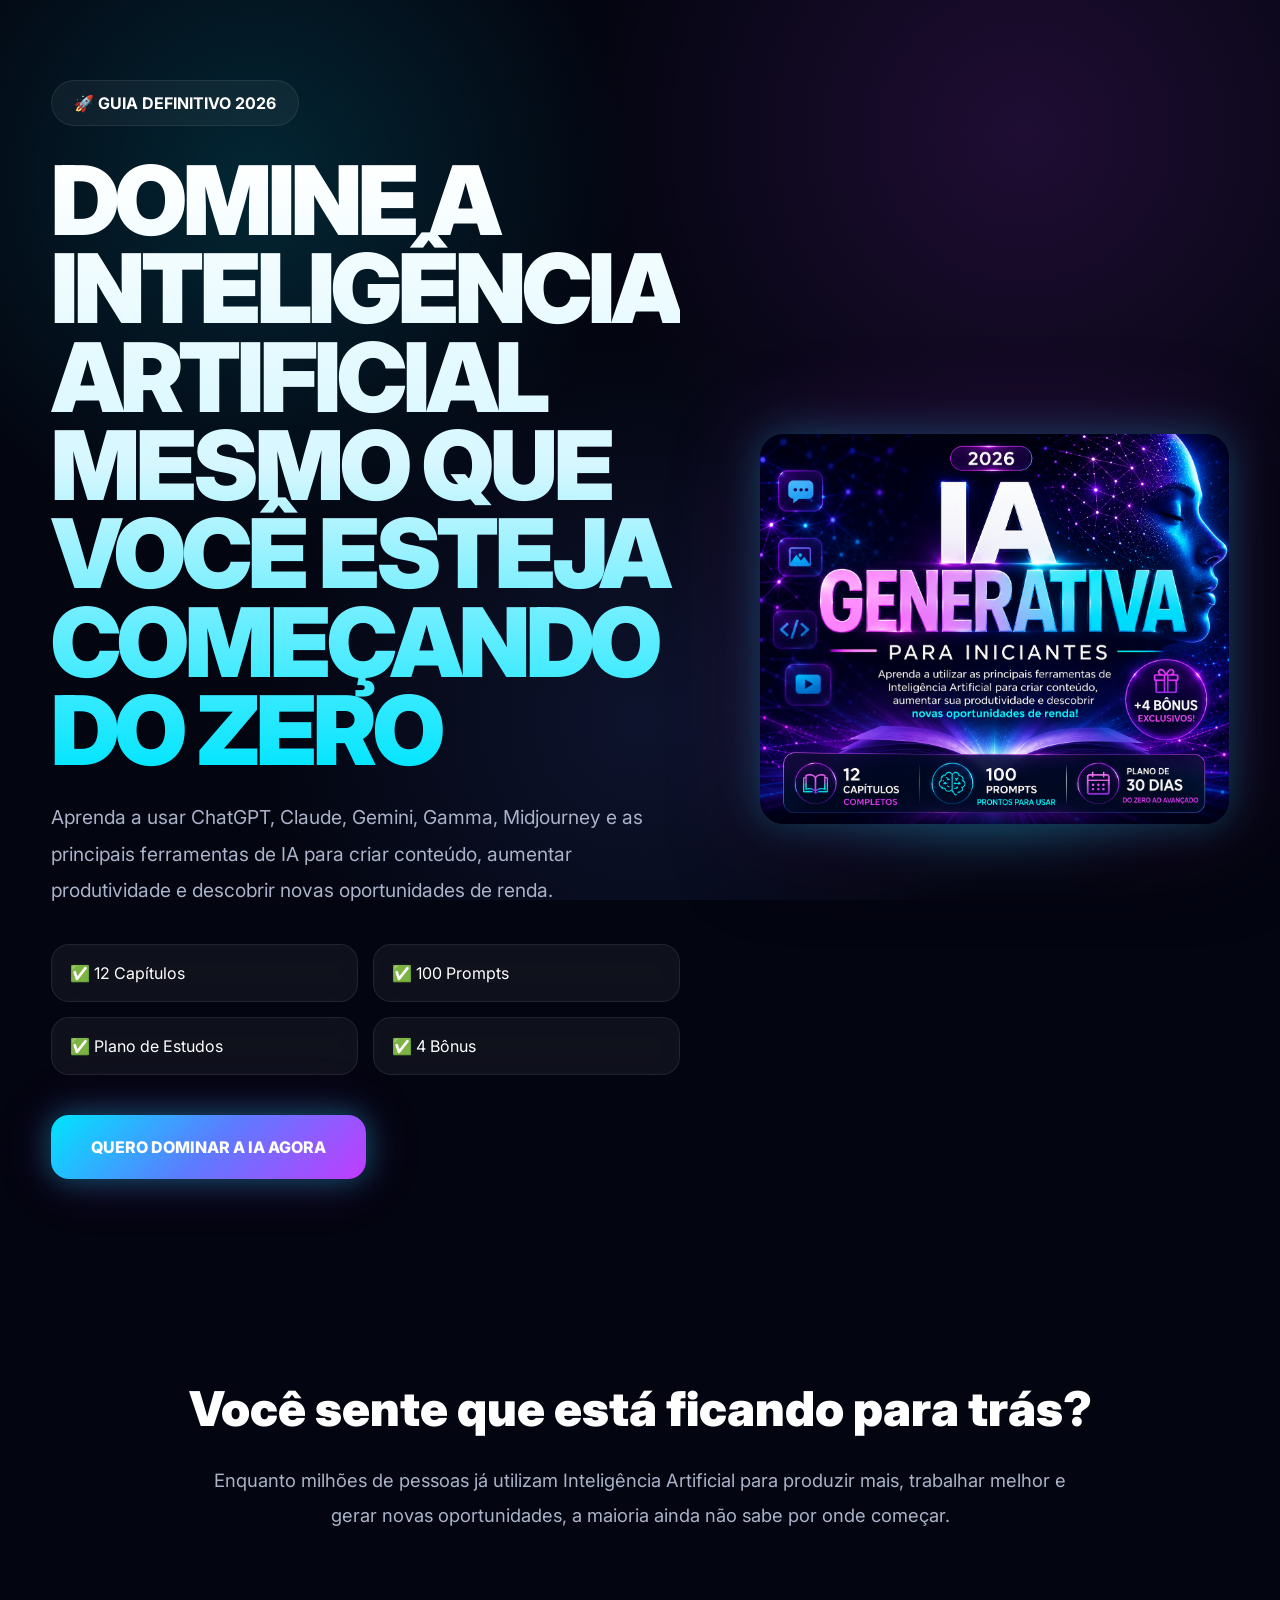
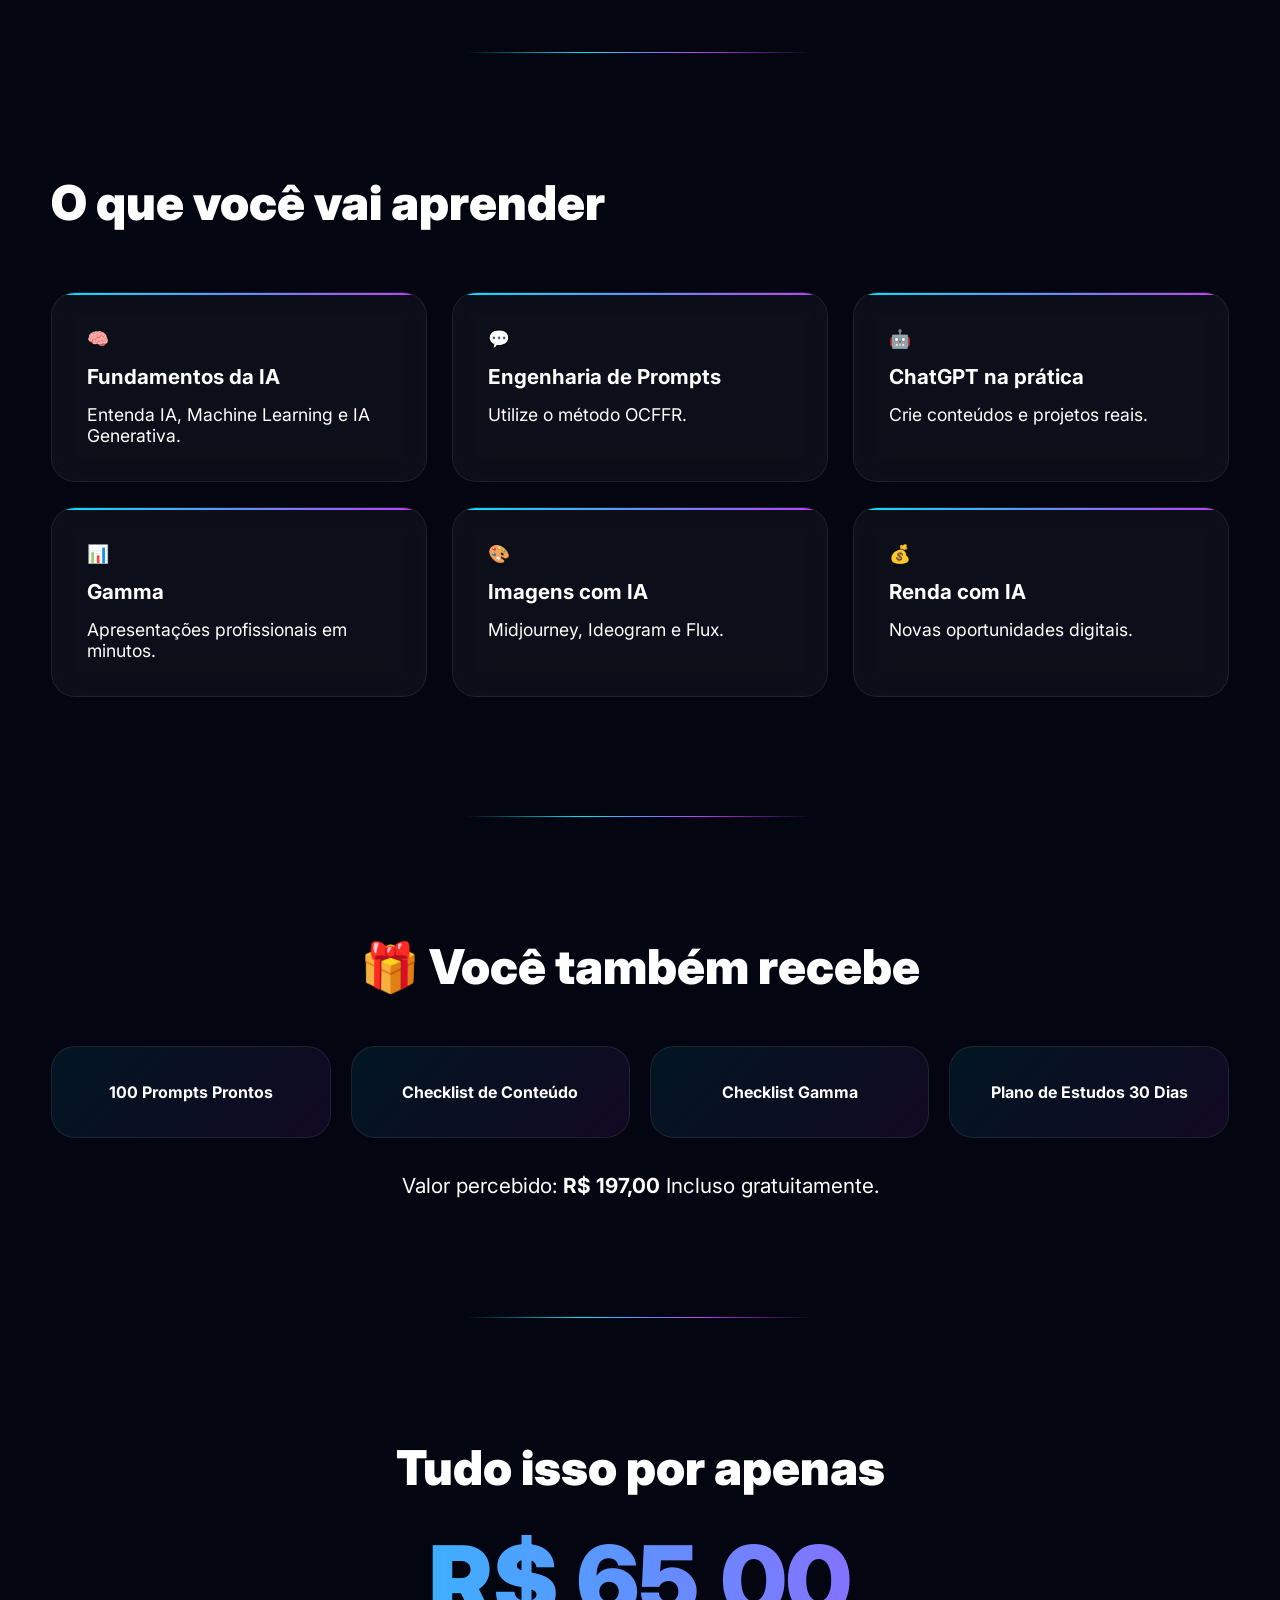
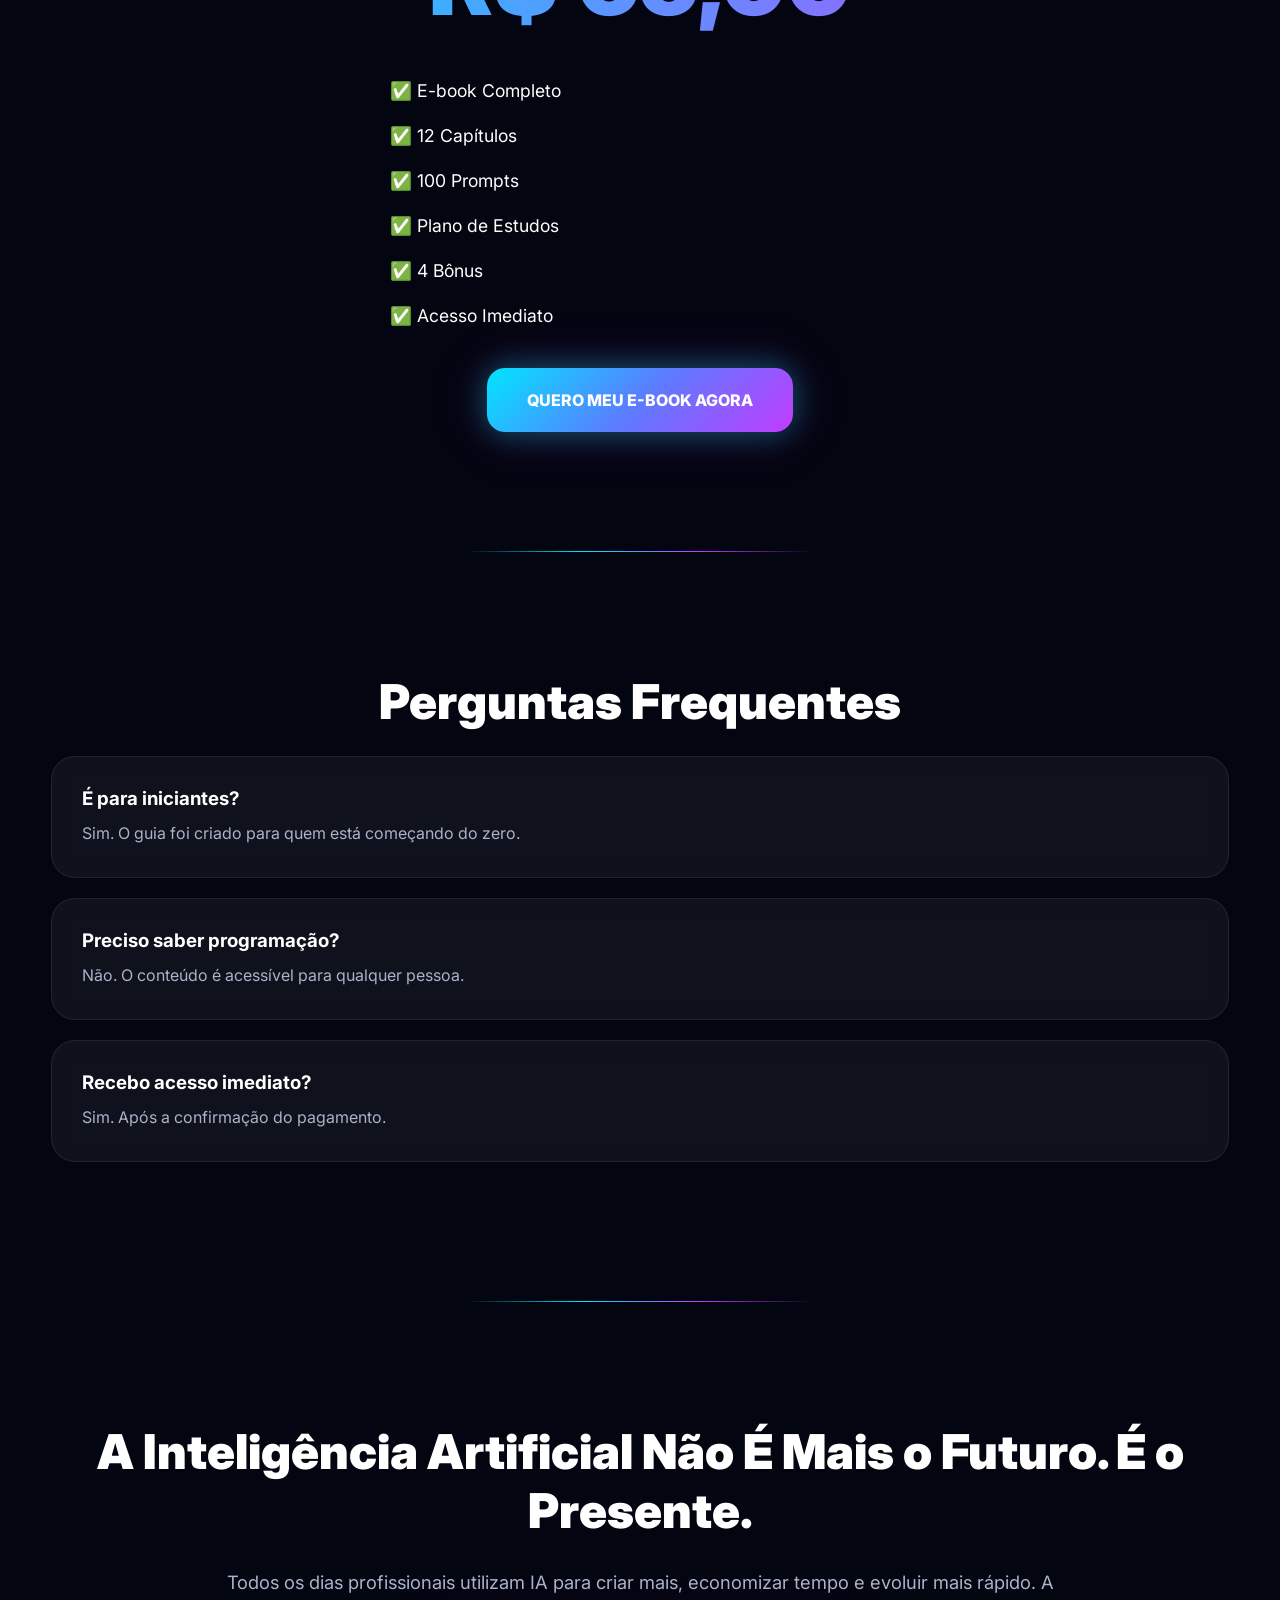
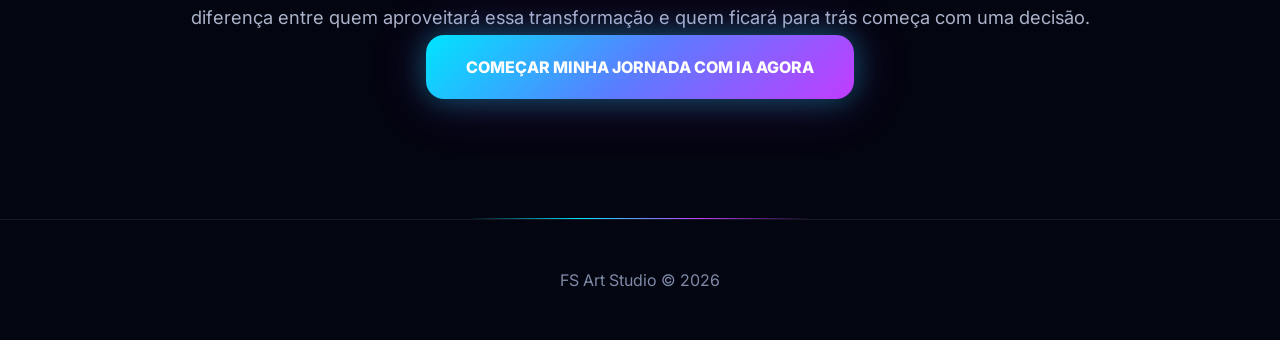
<file: ebook-ia/index.html>
<!DOCTYPE html>
<html lang="pt-BR">

<head>

<meta charset="UTF-8">
<meta name="viewport" content="width=device-width, initial-scale=1.0">

<title>IA Generativa para Iniciantes | Guia Definitivo 2026</title>

<meta name="description" content="Aprenda ChatGPT, Gemini, Claude, Gamma, Midjourney e as principais ferramentas de Inteligência Artificial.">

<link rel="stylesheet" href="css/style.css">

<link rel="preconnect" href="https://fonts.googleapis.com">
<link rel="preconnect" href="https://fonts.gstatic.com" crossorigin>

<link href="https://fonts.googleapis.com/css2?family=Inter:wght@300;400;500;600;700;800;900&display=swap" rel="stylesheet">

</head>

<body>

<div class="background-glow"></div>

<header class="hero">

<div class="container">

<div class="hero-grid">

<div class="hero-text">

<span class="badge">
🚀 GUIA DEFINITIVO 2026
</span>

<h1>
DOMINE A INTELIGÊNCIA ARTIFICIAL
MESMO QUE VOCÊ ESTEJA
COMEÇANDO DO ZERO
</h1>

<p>
Aprenda a usar ChatGPT, Claude, Gemini, Gamma,
Midjourney e as principais ferramentas de IA
para criar conteúdo, aumentar produtividade e
descobrir novas oportunidades de renda.
</p>

<div class="highlights">

<div>✅ 12 Capítulos</div>
<div>✅ 100 Prompts</div>
<div>✅ Plano de Estudos</div>
<div>✅ 4 Bônus</div>

</div>

<a href="https://pay.kiwify.com.br/xxxxx"
class="cta"
target="_blank">

QUERO DOMINAR A IA AGORA

</a>

</div>

<div class="hero-image">

<img
src="assets/capa-ebook.png"
alt="IA Generativa para Iniciantes">

</div>

</div>

</div>

</header>

<section class="problem">

<div class="container">

<h2>
Você sente que está ficando para trás?
</h2>

<p>

Enquanto milhões de pessoas já utilizam Inteligência Artificial
para produzir mais, trabalhar melhor e gerar novas oportunidades,
a maioria ainda não sabe por onde começar.

</p>

</div>

</section>

<section class="cards">

<div class="container">

<h2>
O que você vai aprender
</h2>

<div class="card-grid">

<div class="card">
🧠
<h3>Fundamentos da IA</h3>
<p>Entenda IA, Machine Learning e IA Generativa.</p>
</div>

<div class="card">
💬
<h3>Engenharia de Prompts</h3>
<p>Utilize o método OCFFR.</p>
</div>

<div class="card">
🤖
<h3>ChatGPT na prática</h3>
<p>Crie conteúdos e projetos reais.</p>
</div>

<div class="card">
📊
<h3>Gamma</h3>
<p>Apresentações profissionais em minutos.</p>
</div>

<div class="card">
🎨
<h3>Imagens com IA</h3>
<p>Midjourney, Ideogram e Flux.</p>
</div>

<div class="card">
💰
<h3>Renda com IA</h3>
<p>Novas oportunidades digitais.</p>
</div>

</div>

</div>

</section>

<section class="bonus">

<div class="container">

<h2>
🎁 Você também recebe
</h2>

<div class="bonus-grid">

<div class="bonus-card">
100 Prompts Prontos
</div>

<div class="bonus-card">
Checklist de Conteúdo
</div>

<div class="bonus-card">
Checklist Gamma
</div>

<div class="bonus-card">
Plano de Estudos 30 Dias
</div>

</div>

<p class="bonus-value">

Valor percebido:
<strong>R$ 197,00</strong>

Incluso gratuitamente.

</p>

</div>

</section>

<section class="offer">

<div class="container">

<h2>
Tudo isso por apenas
</h2>

<div class="price">
R$ 65,00
</div>

<ul>

<li>✅ E-book Completo</li>
<li>✅ 12 Capítulos</li>
<li>✅ 100 Prompts</li>
<li>✅ Plano de Estudos</li>
<li>✅ 4 Bônus</li>
<li>✅ Acesso Imediato</li>

</ul>

<a
href="https://pay.kiwify.com.br/xxxxx"
class="cta big"
target="_blank">

QUERO MEU E-BOOK AGORA

</a>

</div>

</section>

<section class="faq">

<div class="container">

<h2>Perguntas Frequentes</h2>

<div class="faq-item">
<h3>É para iniciantes?</h3>
<p>Sim. O guia foi criado para quem está começando do zero.</p>
</div>

<div class="faq-item">
<h3>Preciso saber programação?</h3>
<p>Não. O conteúdo é acessível para qualquer pessoa.</p>
</div>

<div class="faq-item">
<h3>Recebo acesso imediato?</h3>
<p>Sim. Após a confirmação do pagamento.</p>
</div>

</div>

</section>

<section class="closing">

<div class="container">

<h2>
A Inteligência Artificial Não É Mais o Futuro.
É o Presente.
</h2>

<p>

Todos os dias profissionais utilizam IA para criar mais,
economizar tempo e evoluir mais rápido.

A diferença entre quem aproveitará essa transformação
e quem ficará para trás começa com uma decisão.

</p>

<a
href="https://pay.kiwify.com.br/xxxxx"
class="cta big"
target="_blank">

COMEÇAR MINHA JORNADA COM IA AGORA

</a>

</div>

</section>

<footer>

FS Art Studio © 2026

</footer>

</body>

</html>
</file>
<file: ebook-ia/css/style.css>
/* ===========================
FS ART STUDIO
IA GENERATIVA 2026
LANDING PAGE PREMIUM
=========================== */

:root{

--bg:#030510;
--card:#0a1022;

--cyan:#00e5ff;
--purple:#c13cff;
--blue:#5b7cff;

--text:#ffffff;
--muted:#aab3c9;

}

*{
margin:0;
padding:0;
box-sizing:border-box;
}

html{
scroll-behavior:smooth;
}

body{

font-family:'Inter',sans-serif;

background:#030510;

color:white;

overflow-x:hidden;

position:relative;

}

/* FUNDO */

.background-glow{

position:fixed;

inset:0;

z-index:-1;

background:

radial-gradient(circle at 20% 20%,
rgba(0,229,255,.15),
transparent 30%),

radial-gradient(circle at 80% 15%,
rgba(193,60,255,.15),
transparent 35%),

radial-gradient(circle at 50% 80%,
rgba(91,124,255,.12),
transparent 40%),

#030510;

}

/* CONTAINER */

.container{

width:min(1280px,92%);
margin:auto;

}

/* HERO */

.hero{

min-height:100vh;

display:flex;
align-items:center;

padding:80px 0;

}

.hero-grid{

display:grid;

grid-template-columns:1fr 1fr;

gap:80px;

align-items:center;

}

.badge{

display:inline-flex;

padding:12px 22px;

border-radius:999px;

background:
rgba(255,255,255,.05);

border:1px solid
rgba(255,255,255,.08);

backdrop-filter:blur(15px);

font-weight:700;

margin-bottom:30px;

}

.hero h1{

font-size:6rem;

font-weight:900;

line-height:.92;

letter-spacing:-4px;

text-transform:uppercase;

margin-bottom:25px;

background:

linear-gradient(
180deg,
#ffffff,
#d6f7ff,
#00e5ff
);

-webkit-background-clip:text;
-webkit-text-fill-color:transparent;

}

.hero p{

font-size:1.2rem;

line-height:1.9;

color:var(--muted);

margin-bottom:35px;

max-width:650px;

}

/* CAPA */

.hero-image{

position:relative;

display:flex;

justify-content:center;

}

.hero-image::before{

content:"";

position:absolute;

width:380px;
height:80px;

bottom:-30px;

background:

radial-gradient(
ellipse at center,
rgba(0,229,255,.45),
transparent 70%
);

filter:blur(25px);

z-index:-1;

}

.hero-image img{

width:100%;
max-width:520px;

border-radius:24px;

box-shadow:

0 0 40px rgba(0,229,255,.25),

0 0 100px rgba(193,60,255,.20),

0 30px 80px rgba(0,0,0,.6);

animation:float 6s ease-in-out infinite;

}

@keyframes float{

0%{
transform:translateY(0);
}

50%{
transform:translateY(-18px);
}

100%{
transform:translateY(0);
}

}

/* HIGHLIGHTS */

.highlights{

display:grid;

grid-template-columns:repeat(2,1fr);

gap:15px;

margin-bottom:40px;

}

.highlights div{

padding:18px;

border-radius:18px;

background:

rgba(255,255,255,.05);

border:1px solid
rgba(255,255,255,.08);

backdrop-filter:blur(15px);

}

/* BOTÃO */

.cta{

display:inline-flex;

align-items:center;
justify-content:center;

padding:22px 40px;

font-weight:800;

font-size:1rem;

border-radius:18px;

text-decoration:none;

color:white;

background:

linear-gradient(
135deg,
#00e5ff,
#5b7cff,
#c13cff
);

box-shadow:

0 0 30px rgba(0,229,255,.35),

0 0 60px rgba(193,60,255,.20);

transition:.35s;

position:relative;

overflow:hidden;

}

.cta:hover{

transform:translateY(-5px);

box-shadow:

0 0 50px rgba(0,229,255,.50),

0 0 90px rgba(193,60,255,.30);

}

.cta::before{

content:"";

position:absolute;

top:0;
left:-100%;

width:100%;
height:100%;

background:

linear-gradient(
90deg,
transparent,
rgba(255,255,255,.35),
transparent
);

transition:.8s;

}

.cta:hover::before{

left:100%;

}

/* SEÇÕES */

section{

padding:120px 0;

position:relative;

}

section::after{

content:"";

position:absolute;

bottom:0;
left:50%;

transform:translateX(-50%);

width:350px;
height:1px;

background:

linear-gradient(
90deg,
transparent,
#00e5ff,
#c13cff,
transparent
);

}

.problem,
.offer,
.bonus,
.faq,
.closing{

text-align:center;

}

.problem h2,
.cards h2,
.bonus h2,
.offer h2,
.faq h2,
.closing h2{

font-size:3rem;

font-weight:900;

margin-bottom:25px;

}

.problem p,
.closing p{

max-width:900px;

margin:auto;

line-height:1.9;

font-size:1.15rem;

color:var(--muted);

}

/* CARDS */

.card-grid{

display:grid;

grid-template-columns:
repeat(auto-fit,minmax(280px,1fr));

gap:25px;

margin-top:60px;

}

.card{

padding:35px;

border-radius:24px;

background:

rgba(255,255,255,.04);

border:1px solid
rgba(255,255,255,.08);

backdrop-filter:blur(18px);

transition:.35s;

position:relative;

overflow:hidden;

font-size:1.1rem;

}

.card::before{

content:"";

position:absolute;

top:0;
left:0;

width:100%;
height:2px;

background:

linear-gradient(
90deg,
#00e5ff,
#c13cff
);

}

.card:hover{

transform:translateY(-8px);

box-shadow:

0 0 25px rgba(0,229,255,.18);

}

.card h3{

margin:15px 0;

}

/* BONUS */

.bonus-grid{

display:grid;

grid-template-columns:
repeat(auto-fit,minmax(260px,1fr));

gap:20px;

margin-top:50px;

}

.bonus-card{

padding:35px;

border-radius:24px;

background:

linear-gradient(
135deg,
rgba(0,229,255,.08),
rgba(193,60,255,.08)
);

border:1px solid
rgba(255,255,255,.08);

font-weight:700;

}

.bonus-value{

margin-top:35px;

font-size:1.3rem;

}

/* PREÇO */

.price{

font-size:6rem;

font-weight:900;

margin-bottom:25px;

background:

linear-gradient(
90deg,
#00e5ff,
#c13cff
);

-webkit-background-clip:text;
-webkit-text-fill-color:transparent;

}

.offer ul{

list-style:none;

max-width:500px;

margin:30px auto;

text-align:left;

}

.offer li{

padding:12px 0;

font-size:1.1rem;

}

/* FAQ */

.faq-item{

padding:30px;

margin-bottom:20px;

border-radius:24px;

background:

rgba(255,255,255,.05);

border:1px solid
rgba(255,255,255,.08);

backdrop-filter:blur(15px);

text-align:left;

}

.faq-item h3{

margin-bottom:10px;

}

.faq-item p{

color:var(--muted);

line-height:1.7;

}

/* FOOTER */

footer{

padding:50px 20px;

text-align:center;

border-top:1px solid
rgba(255,255,255,.08);

color:#7f8aa7;

}

/* RESPONSIVO */

@media(max-width:980px){

.hero-grid{

grid-template-columns:1fr;

text-align:center;

}

.hero-image{

order:-1;

}

.hero h1{

font-size:3.2rem;

letter-spacing:-2px;

}

.highlights{

grid-template-columns:1fr;

}

.problem h2,
.cards h2,
.bonus h2,
.offer h2,
.faq h2,
.closing h2{

font-size:2rem;

}

.price{

font-size:4rem;

}

}
</file>
